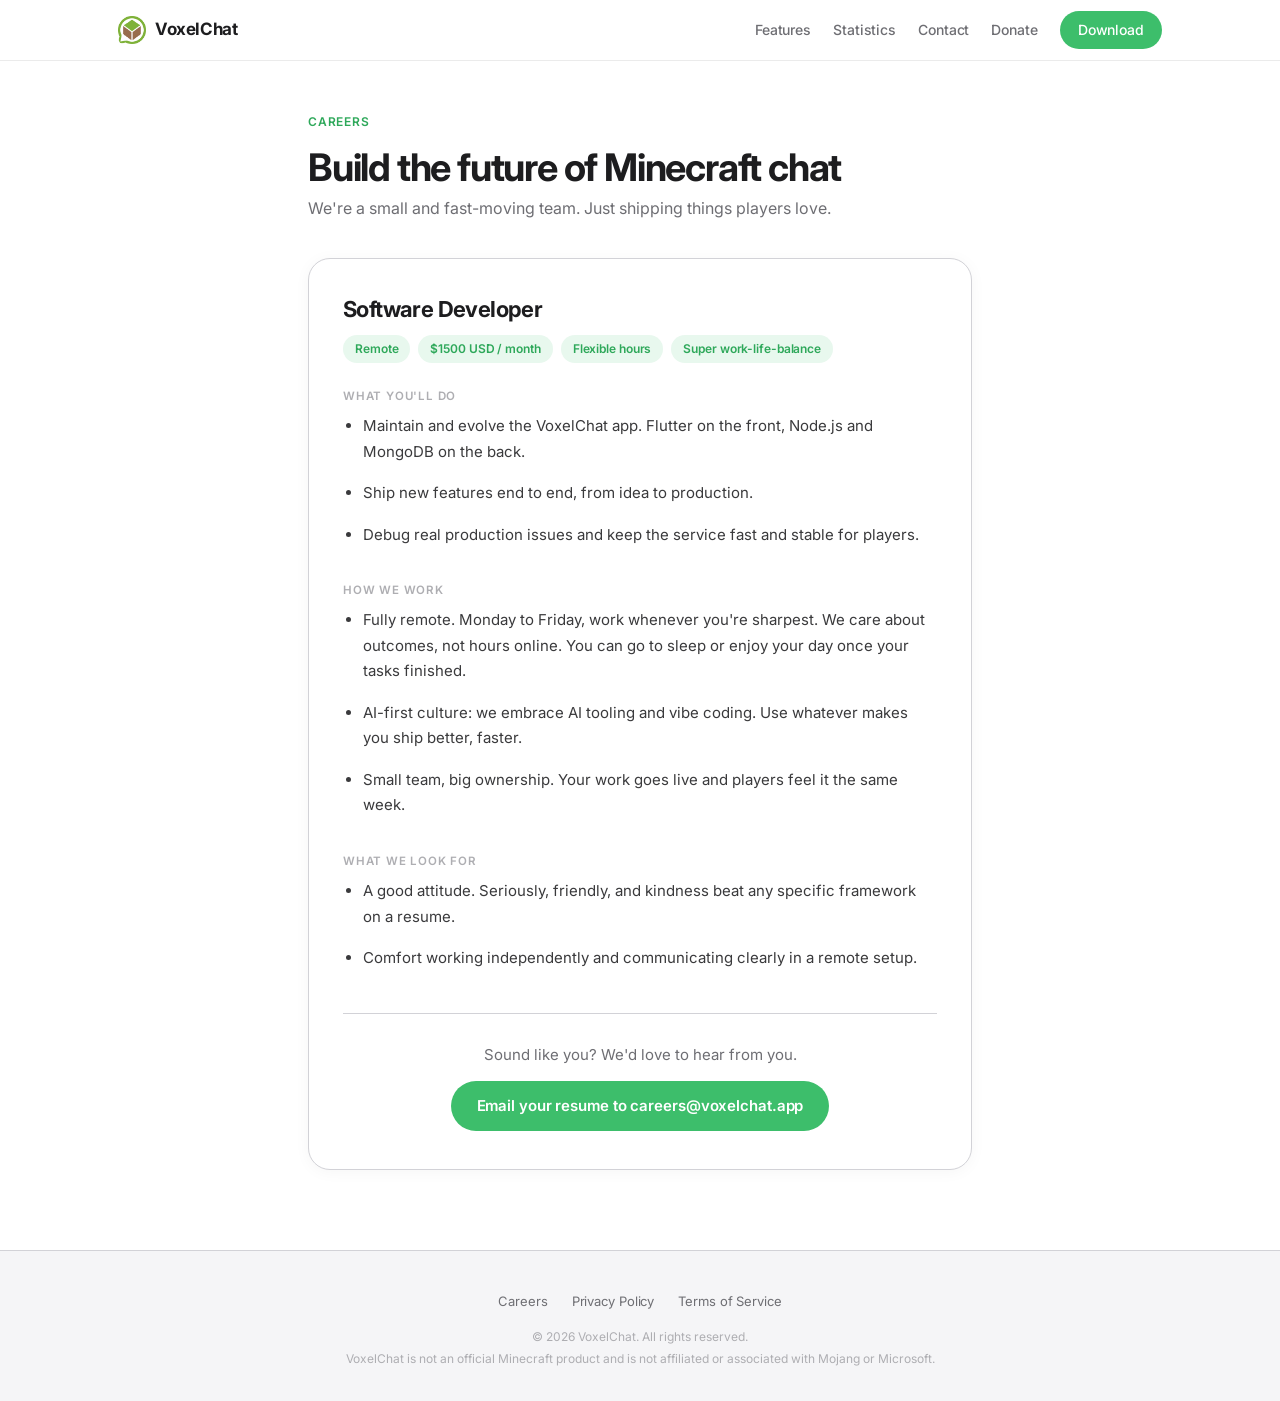
<file: careers.html>
<!DOCTYPE html>
<html lang="en">
<head>
<meta charset="UTF-8">
<meta name="viewport" content="width=device-width, initial-scale=1.0">
<title>Careers - VoxelChat</title>
<meta name="description" content="Join VoxelChat. We're hiring a remote Software Developer to help build the best Minecraft server chat client.">
<link rel="canonical" href="https://voxelchat.app/careers.html">
<link rel="icon" href="/icon.png">
<meta name="theme-color" content="#3DBE6B">
<link rel="preconnect" href="https://fonts.googleapis.com">
<link rel="preconnect" href="https://fonts.gstatic.com" crossorigin>
<link href="https://fonts.googleapis.com/css2?family=Inter:wght@400;500;600;700&family=DM+Mono:wght@400;500&display=swap" rel="stylesheet">
<link rel="stylesheet" href="/styles.css">
</head>
<body>

<nav class="site-nav">
  <div class="nav-in">
    <!-- <a href="/" class="brand"><img src="/icon.png" alt="VoxelChat logo"><span>Voxel<span class="v">Chat</span></span></a> -->
    <a href="/" class="brand"><img src="/icon.png" alt="VoxelChat logo"><span>VoxelChat</span></a>
    <input type="checkbox" id="menu-t" aria-hidden="true">
    <label class="burger" for="menu-t" aria-label="Menu"><span></span><span></span><span></span></label>
    <div class="nav-links">
      <a href="/#features">Features</a>
      <a href="/#statistics">Statistics</a>
      <a href="/#contact">Contact</a>
      <a href="/#donate">Donate</a>
      <a href="/#download" class="btn-dl">Download</a>
    </div>
  </div>
</nav>

<main class="page page-wide">
  <div class="eyebrow">Careers</div>
  <h1>Build the future of Minecraft chat</h1>
  <p class="lead">We're a small and fast-moving team. Just shipping things players love.</p>

  <div class="job">
    <h2>Software Developer</h2>
    <div class="tags">
      <span class="tag">Remote</span>
      <span class="tag">$1500 USD / month</span>
      <!-- <span class="tag">Negotiable</span> -->
      <span class="tag">Flexible hours</span>
      <span class="tag">Super work-life-balance</span>
    </div>

    <h3>What you'll do</h3>
    <ul>
      <li>Maintain and evolve the VoxelChat app. Flutter on the front, Node.js and MongoDB on the back.</li>
      <li>Ship new features end to end, from idea to production.</li>
      <li>Debug real production issues and keep the service fast and stable for players.</li>
    </ul>

    <h3>How we work</h3>
    <ul>
      <li>Fully remote. Monday to Friday, work whenever you're sharpest. We care about outcomes, not hours online. You can go to sleep or enjoy your day once your tasks finished.</li>
      <li>AI-first culture: we embrace AI tooling and vibe coding. Use whatever makes you ship better, faster.</li>
      <li>Small team, big ownership. Your work goes live and players feel it the same week.</li>
    </ul>

    <h3>What we look for</h3>
    <ul>
      <li>A good attitude. Seriously, friendly, and kindness beat any specific framework on a resume.</li>
      <li>Comfort working independently and communicating clearly in a remote setup.</li>
      <!-- <li>Bonus: you play Minecraft and know what server communities feel like.</li> -->
    </ul>

    <div class="apply">
      <p>Sound like you? We'd love to hear from you.</p>
      <a class="btn-primary" href="mailto:careers@voxelchat.app?subject=VoxelChat%20Software%20Developer%20Application">Email your resume to careers@voxelchat.app</a>
    </div>
  </div>
</main>

<footer class="site-footer">
  <div class="wrap">
    <div class="f-links">
      <a href="/careers.html">Careers</a>
      <a href="/privacy-policy.html">Privacy Policy</a>
      <a href="/terms-of-service.html">Terms of Service</a>
    </div>
    <p class="f-note">© 2026 VoxelChat. All rights reserved.<br>VoxelChat is not an official Minecraft product and is not affiliated or associated with Mojang or Microsoft.</p>
  </div>
</footer>

<script src="/assets/site.js"></script>
</body>
</html>
</file>
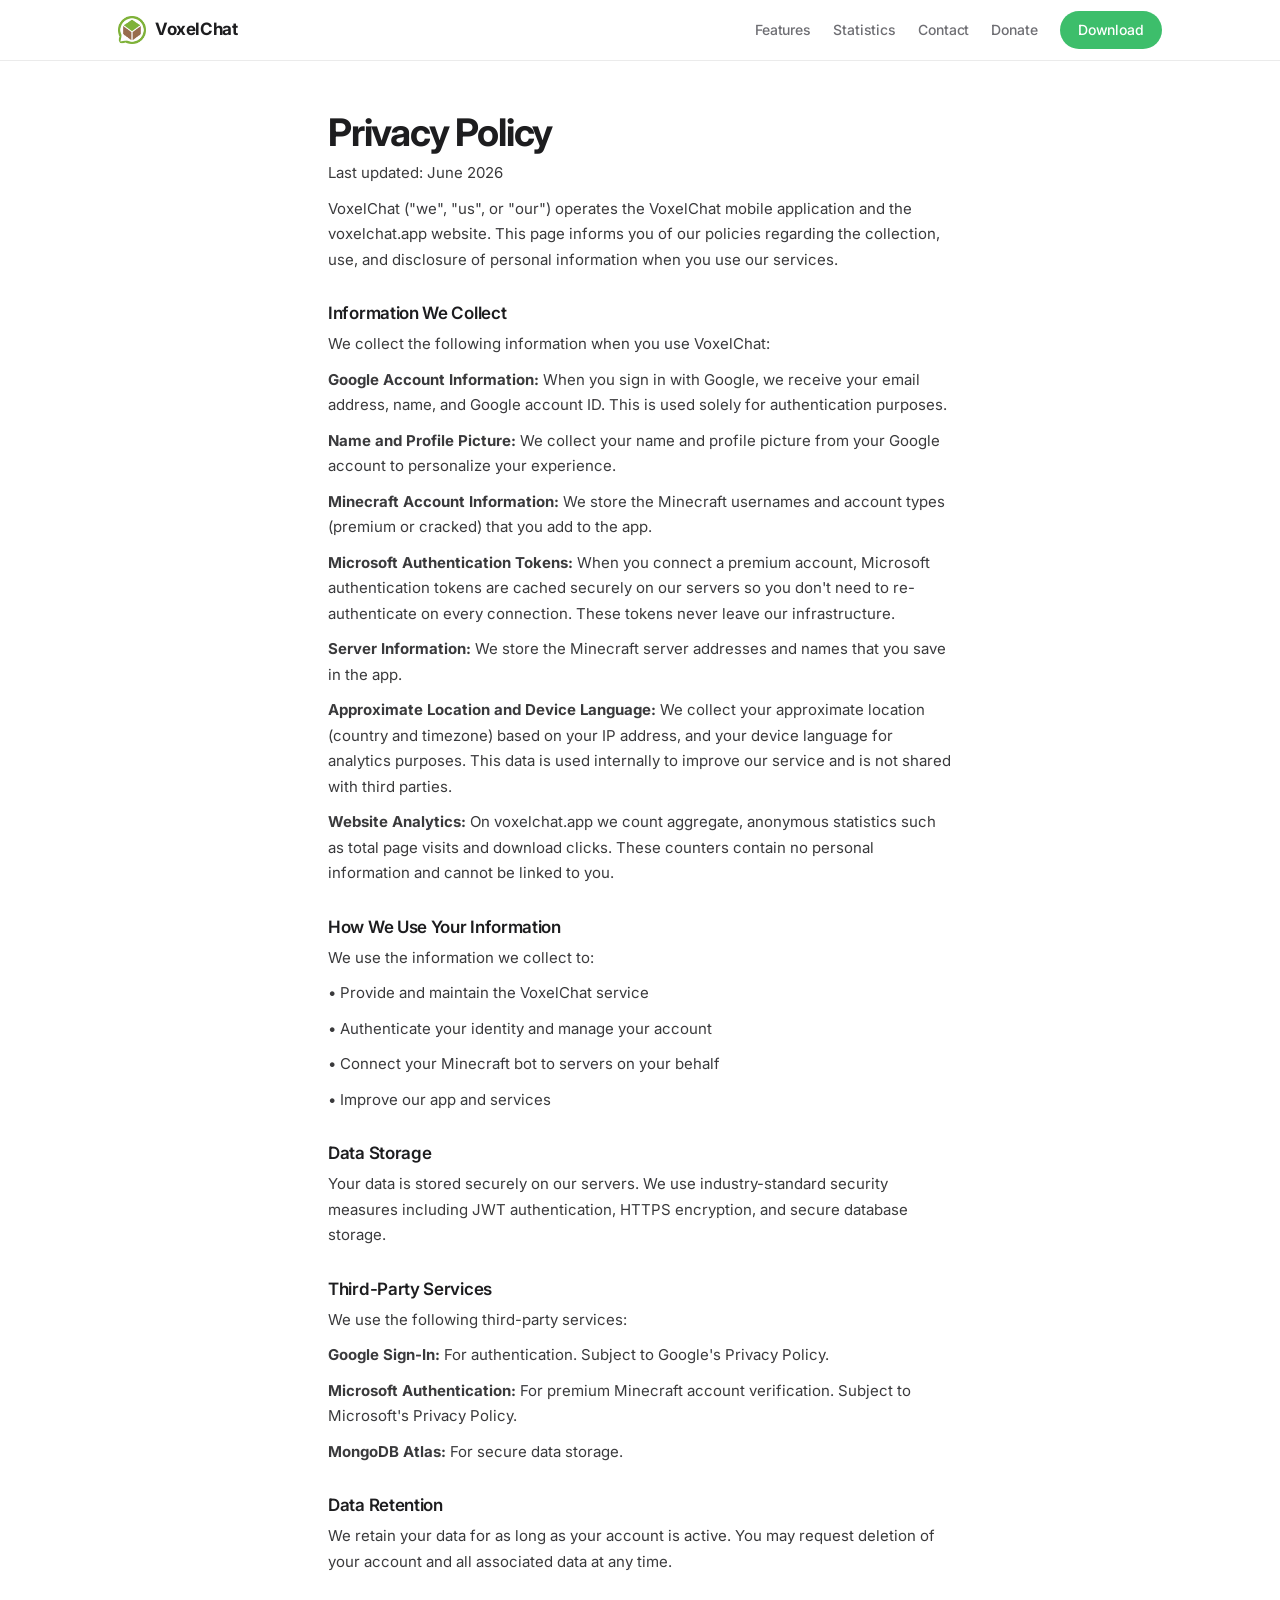
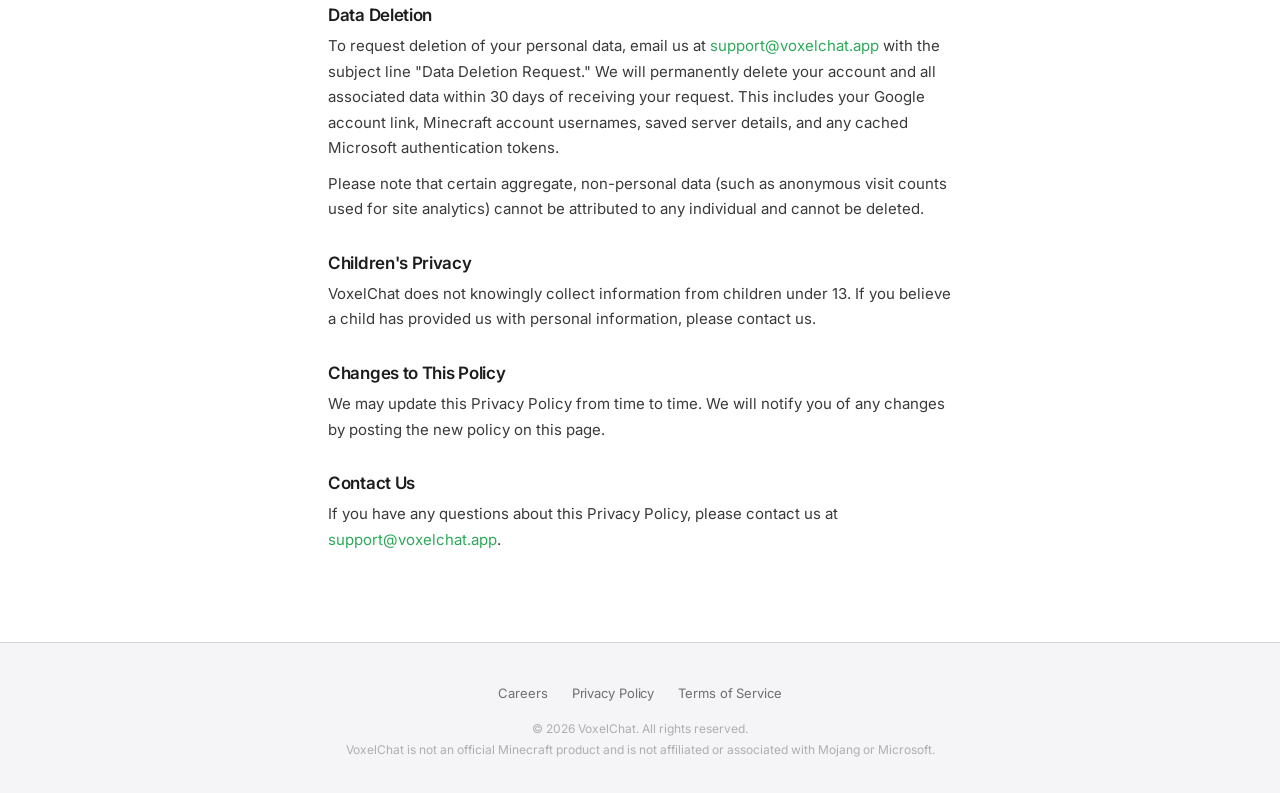
<file: privacy-policy.html>
<!DOCTYPE html>
<html lang="en">
<head>
<meta charset="UTF-8">
<meta name="viewport" content="width=device-width, initial-scale=1.0">
<title>Privacy Policy - VoxelChat</title>
<meta name="description" content="How VoxelChat collects, uses, and protects your information.">
<link rel="canonical" href="https://voxelchat.app/privacy-policy.html">
<link rel="icon" href="/icon.png">
<meta name="theme-color" content="#3DBE6B">
<link rel="preconnect" href="https://fonts.googleapis.com">
<link rel="preconnect" href="https://fonts.gstatic.com" crossorigin>
<link href="https://fonts.googleapis.com/css2?family=Inter:wght@400;500;600;700&family=DM+Mono:wght@400;500&display=swap" rel="stylesheet">
<link rel="stylesheet" href="/styles.css">
</head>
<body>

<nav class="site-nav">
  <div class="nav-in">
    <!-- <a href="/" class="brand"><img src="/icon.png" alt="VoxelChat logo"><span>Voxel<span class="v">Chat</span></span></a> -->
    <a href="/" class="brand"><img src="/icon.png" alt="VoxelChat logo"><span>VoxelChat</span></a>
    <input type="checkbox" id="menu-t" aria-hidden="true">
    <label class="burger" for="menu-t" aria-label="Menu"><span></span><span></span><span></span></label>
    <div class="nav-links">
      <a href="/#features">Features</a>
      <a href="/#statistics">Statistics</a>
      <a href="/#contact">Contact</a>
      <a href="/#donate">Donate</a>
      <a href="/#download" class="btn-dl">Download</a>
    </div>
  </div>
</nav>

<main class="page">
<h1>Privacy Policy</h1>
<p class="date">Last updated: June 2026</p>
<p>VoxelChat ("we", "us", or "our") operates the VoxelChat mobile application and the voxelchat.app website. This page informs you of our policies regarding the collection, use, and disclosure of personal information when you use our services.</p>
<h2>Information We Collect</h2>
<p>We collect the following information when you use VoxelChat:</p>
<p><strong>Google Account Information:</strong> When you sign in with Google, we receive your email address, name, and Google account ID. This is used solely for authentication purposes.</p>
<p><strong>Name and Profile Picture:</strong> We collect your name and profile picture from your Google account to personalize your experience.</p>
<p><strong>Minecraft Account Information:</strong> We store the Minecraft usernames and account types (premium or cracked) that you add to the app.</p>
<p><strong>Microsoft Authentication Tokens:</strong> When you connect a premium account, Microsoft authentication tokens are cached securely on our servers so you don't need to re-authenticate on every connection. These tokens never leave our infrastructure.</p>
<p><strong>Server Information:</strong> We store the Minecraft server addresses and names that you save in the app.</p>
<p><strong>Approximate Location and Device Language:</strong> We collect your approximate location (country and timezone) based on your IP address, and your device language for analytics purposes. This data is used internally to improve our service and is not shared with third parties.</p>
<p><strong>Website Analytics:</strong> On voxelchat.app we count aggregate, anonymous statistics such as total page visits and download clicks. These counters contain no personal information and cannot be linked to you.</p>
<h2>How We Use Your Information</h2>
<p>We use the information we collect to:</p>
<p>• Provide and maintain the VoxelChat service</p>
<p>• Authenticate your identity and manage your account</p>
<p>• Connect your Minecraft bot to servers on your behalf</p>
<p>• Improve our app and services</p>
<h2>Data Storage</h2>
<p>Your data is stored securely on our servers. We use industry-standard security measures including JWT authentication, HTTPS encryption, and secure database storage.</p>
<h2>Third-Party Services</h2>
<p>We use the following third-party services:</p>
<p><strong>Google Sign-In:</strong> For authentication. Subject to Google's Privacy Policy.</p>
<p><strong>Microsoft Authentication:</strong> For premium Minecraft account verification. Subject to Microsoft's Privacy Policy.</p>
<p><strong>MongoDB Atlas:</strong> For secure data storage.</p>
<h2>Data Retention</h2>
<p>We retain your data for as long as your account is active. You may request deletion of your account and all associated data at any time.</p>
<h2>Data Deletion</h2>
<p>To request deletion of your personal data, email us at <a href="mailto:support@voxelchat.app">support@voxelchat.app</a> with the subject line "Data Deletion Request." We will permanently delete your account and all associated data within 30 days of receiving your request. This includes your Google account link, Minecraft account usernames, saved server details, and any cached Microsoft authentication tokens.</p>
<p>Please note that certain aggregate, non-personal data (such as anonymous visit counts used for site analytics) cannot be attributed to any individual and cannot be deleted.</p>
<h2>Children's Privacy</h2>
<p>VoxelChat does not knowingly collect information from children under 13. If you believe a child has provided us with personal information, please contact us.</p>
<h2>Changes to This Policy</h2>
<p>We may update this Privacy Policy from time to time. We will notify you of any changes by posting the new policy on this page.</p>
<h2>Contact Us</h2>
<p>If you have any questions about this Privacy Policy, please contact us at <a href="mailto:support@voxelchat.app">support@voxelchat.app</a>.</p>
</main>

<footer class="site-footer">
  <div class="wrap">
    <div class="f-links">
      <a href="/careers.html">Careers</a>
      <a href="/privacy-policy.html">Privacy Policy</a>
      <a href="/terms-of-service.html">Terms of Service</a>
    </div>
    <p class="f-note">© 2026 VoxelChat. All rights reserved.<br>VoxelChat is not an official Minecraft product and is not affiliated or associated with Mojang or Microsoft.</p>
  </div>
</footer>

<script src="/assets/site.js"></script>
</body>
</html>
</file>
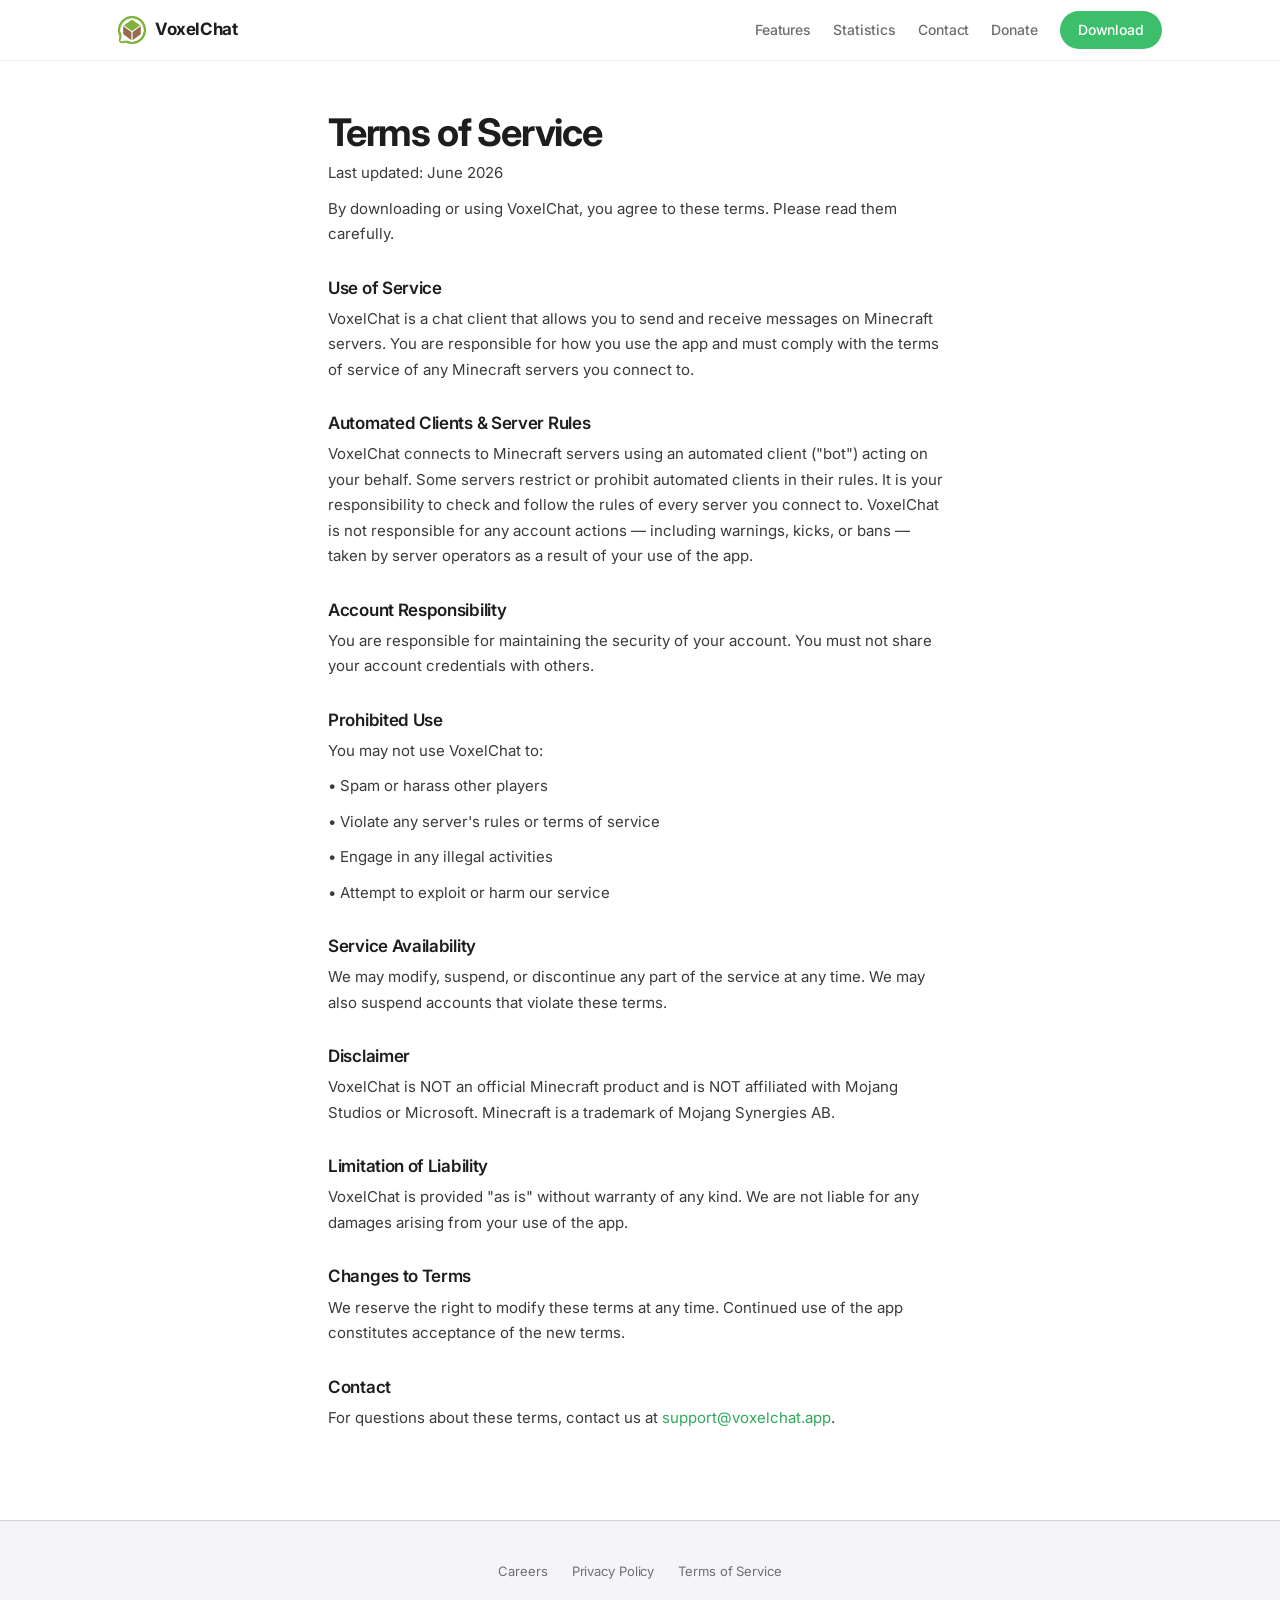
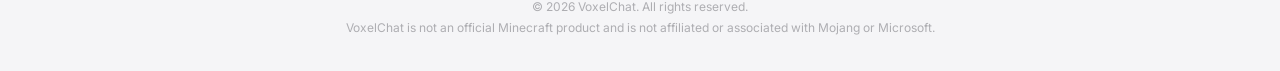
<file: terms-of-service.html>
<!DOCTYPE html>
<html lang="en">
<head>
<meta charset="UTF-8">
<meta name="viewport" content="width=device-width, initial-scale=1.0">
<title>Terms of Service - VoxelChat</title>
<meta name="description" content="The terms that govern your use of VoxelChat.">
<link rel="canonical" href="https://voxelchat.app/terms-of-service.html">
<link rel="icon" href="/icon.png">
<meta name="theme-color" content="#3DBE6B">
<link rel="preconnect" href="https://fonts.googleapis.com">
<link rel="preconnect" href="https://fonts.gstatic.com" crossorigin>
<link href="https://fonts.googleapis.com/css2?family=Inter:wght@400;500;600;700&family=DM+Mono:wght@400;500&display=swap" rel="stylesheet">
<link rel="stylesheet" href="/styles.css">
</head>
<body>

<nav class="site-nav">
  <div class="nav-in">
    <!-- <a href="/" class="brand"><img src="/icon.png" alt="VoxelChat logo"><span>Voxel<span class="v">Chat</span></span></a> -->
    <a href="/" class="brand"><img src="/icon.png" alt="VoxelChat logo"><span>VoxelChat</span></a>
    <input type="checkbox" id="menu-t" aria-hidden="true">
    <label class="burger" for="menu-t" aria-label="Menu"><span></span><span></span><span></span></label>
    <div class="nav-links">
      <a href="/#features">Features</a>
      <a href="/#statistics">Statistics</a>
      <a href="/#contact">Contact</a>
      <a href="/#donate">Donate</a>
      <a href="/#download" class="btn-dl">Download</a>
    </div>
  </div>
</nav>

<main class="page">
<h1>Terms of Service</h1>
<p class="date">Last updated: June 2026</p>
<p>By downloading or using VoxelChat, you agree to these terms. Please read them carefully.</p>
<h2>Use of Service</h2>
<p>VoxelChat is a chat client that allows you to send and receive messages on Minecraft servers. You are responsible for how you use the app and must comply with the terms of service of any Minecraft servers you connect to.</p>
<h2>Automated Clients &amp; Server Rules</h2>
<p>VoxelChat connects to Minecraft servers using an automated client ("bot") acting on your behalf. Some servers restrict or prohibit automated clients in their rules. It is your responsibility to check and follow the rules of every server you connect to. VoxelChat is not responsible for any account actions — including warnings, kicks, or bans — taken by server operators as a result of your use of the app.</p>
<h2>Account Responsibility</h2>
<p>You are responsible for maintaining the security of your account. You must not share your account credentials with others.</p>
<h2>Prohibited Use</h2>
<p>You may not use VoxelChat to:</p>
<p>• Spam or harass other players</p>
<p>• Violate any server's rules or terms of service</p>
<p>• Engage in any illegal activities</p>
<p>• Attempt to exploit or harm our service</p>
<h2>Service Availability</h2>
<p>We may modify, suspend, or discontinue any part of the service at any time. We may also suspend accounts that violate these terms.</p>
<h2>Disclaimer</h2>
<p>VoxelChat is NOT an official Minecraft product and is NOT affiliated with Mojang Studios or Microsoft. Minecraft is a trademark of Mojang Synergies AB.</p>
<h2>Limitation of Liability</h2>
<p>VoxelChat is provided "as is" without warranty of any kind. We are not liable for any damages arising from your use of the app.</p>
<h2>Changes to Terms</h2>
<p>We reserve the right to modify these terms at any time. Continued use of the app constitutes acceptance of the new terms.</p>
<h2>Contact</h2>
<p>For questions about these terms, contact us at <a href="mailto:support@voxelchat.app">support@voxelchat.app</a>.</p>
</main>

<footer class="site-footer">
  <div class="wrap">
    <div class="f-links">
      <a href="/careers.html">Careers</a>
      <a href="/privacy-policy.html">Privacy Policy</a>
      <a href="/terms-of-service.html">Terms of Service</a>
    </div>
    <p class="f-note">© 2026 VoxelChat. All rights reserved.<br>VoxelChat is not an official Minecraft product and is not affiliated or associated with Mojang or Microsoft.</p>
  </div>
</footer>

<script src="/assets/site.js"></script>
</body>
</html>
</file>
<file: styles.css>
/* ════════════════════════════════════════════
   VoxelChat — design system v2
   Font: Inter (closest web equivalent to SF Pro)
   ════════════════════════════════════════════ */

:root{
  --ink:#1D1D1F; --ink-2:#6E6E73; --ink-3:#AEAEB2;
  --bg:#FFFFFF; --bg-soft:#F5F5F7; --bg-footer:#F5F5F7;
  --green:#3DBE6B; --green-dark:#2EA85A; --green-soft:#E8F8EE;
  --line:#D2D2D7; --radius:18px;
}
*{margin:0;padding:0;box-sizing:border-box}
html{scroll-behavior:smooth}
body{
  font-family:'Inter',-apple-system,BlinkMacSystemFont,'SF Pro Display',sans-serif;
  color:var(--ink);background:var(--bg);line-height:1.6;
  -webkit-font-smoothing:antialiased;text-rendering:optimizeLegibility;
}
a{color:inherit;text-decoration:none}
img{display:block;max-width:100%}
section{scroll-margin-top:64px}
.wrap{max-width:1100px;margin:0 auto;padding:0 28px}

/* ── Nav ─────────────────────────────────── */
nav.site-nav{
  position:fixed;top:0;left:0;right:0;z-index:100;
  background:rgba(255,255,255,.82);
  backdrop-filter:saturate(180%) blur(24px);
  -webkit-backdrop-filter:saturate(180%) blur(24px);
  border-bottom:.5px solid rgba(0,0,0,.08);
}
.nav-in{max-width:1100px;margin:0 auto;padding:0 28px;height:60px;display:flex;align-items:center}
.brand{display:flex;align-items:center;gap:9px;font-weight:700;font-size:17px;letter-spacing:-.4px;flex:none}
.brand img{width:28px;height:28px;border-radius:6px}
.brand .v{color:var(--green)}
.nav-links{display:flex;gap:22px;margin-left:auto;align-items:center}
.nav-links a{font-size:14px;color:var(--ink-2);font-weight:500;letter-spacing:-.1px;transition:color .15s}
.nav-links a:hover{color:var(--ink)}
.btn-dl{
  background:var(--green);color:#fff !important;
  padding:8px 18px;border-radius:980px;
  font-weight:600;font-size:14px;transition:background .15s;
}
.btn-dl:hover{background:var(--green-dark)}
#menu-t{display:none}
.burger{display:none;margin-left:auto;width:38px;height:38px;cursor:pointer;flex-direction:column;justify-content:center;gap:5px;align-items:center;flex:none}
.burger span{display:block;width:17px;height:1.5px;background:var(--ink);border-radius:2px;transition:.25s}

/* ── Buttons ─────────────────────────────── */
.btn-primary{
  display:inline-flex;align-items:center;
  background:var(--green);color:#fff !important;
  padding:13px 26px;border-radius:980px;
  font-weight:600;font-size:15px;
  border:none;cursor:pointer;font-family:inherit;
  letter-spacing:-.1px;
  transition:background .15s,transform .12s,box-shadow .15s;
}
.btn-primary:hover{background:var(--green-dark);transform:translateY(-1px);box-shadow:0 6px 20px rgba(61,190,107,.28)}
.btn-ghost{
  display:inline-flex;align-items:center;
  padding:13px 26px;border-radius:980px;
  font-weight:600;font-size:15px;letter-spacing:-.1px;
  color:var(--ink-2);border:1px solid var(--line);background:transparent;
  font-family:inherit;transition:border-color .15s,color .15s;
}
.btn-ghost:hover{border-color:#AEAEB2;color:var(--ink)}

/* ── Hero ─────────────────────────────────── */
.hero{
  padding:120px 0 80px;
  background:radial-gradient(ellipse 80% 50% at 50% -10%, rgba(61,190,107,.07) 0%, transparent 70%),
             var(--bg);
}
.hero-grid{display:grid;grid-template-columns:1fr 1fr;gap:52px;align-items:center}
.eyebrow{
  font-size:12px;font-weight:600;letter-spacing:.8px;
  text-transform:uppercase;color:var(--green-dark);
  margin-bottom:16px;
}
h1{
  font-size:clamp(38px,4.8vw,56px);
  font-weight:700;letter-spacing:-2px;line-height:1.06;
}
h1 .v{color:var(--green)}
.sub{
  font-size:18px;color:var(--ink-2);
  margin:18px 0 32px;max-width:460px;
  line-height:1.65;letter-spacing:-.1px;
}
.hero-cta{display:flex;gap:12px;flex-wrap:wrap}

/* ── Phone showcase ─────────────────────────────────────────
   Two phones, parallel (no vertical stagger).
   Sizing: clamp() for width, fixed-feel clamp for border-radius
   and padding. aspect-ratio 100/213 prevents bottom crop.
   ──────────────────────────────────────────────────────── */
.phone-showcase{
  display:flex;
  gap:20px;
  justify-content:center;
  align-items:flex-start;
}
.phone-frame{
  width:clamp(165px,20vw,240px);
  flex:none;
  background:#111;
  border-radius:clamp(26px,3.5vw,36px);
  padding:clamp(8px,1.1vw,11px);
  aspect-ratio:100/213;
  overflow:hidden;
  box-shadow:
    0 0 0 1px rgba(255,255,255,.06) inset,
    0 clamp(12px,2vw,22px) clamp(32px,4.5vw,52px) rgba(0,0,0,.20),
    0 4px 14px rgba(0,0,0,.1);
}
.phone-frame.offset{
  margin-top:0;
}
.phone-frame img{
  border-radius:clamp(19px,2.5vw,26px);
  width:100%;
  height:auto;
  display:block;
}

/* ── Sections ─────────────────────────────── */
.sec{padding:88px 0}
.sec-alt{background:var(--bg-soft)}
.sec-head{text-align:center;max-width:580px;margin:0 auto 52px}
h2{font-size:clamp(28px,3.2vw,38px);font-weight:700;letter-spacing:-1.2px;line-height:1.12}
.sec-head p{color:var(--ink-2);font-size:17px;margin-top:12px;line-height:1.6;letter-spacing:-.1px}

/* Statistics */
.stats-grid{display:grid;grid-template-columns:repeat(3,1fr);gap:16px}
.stat{
  padding:36px 24px;
  background:#fff;border:1px solid var(--line);
  border-radius:var(--radius);text-align:center;
}
.stat .num{
  font-family:'DM Mono','SF Mono',monospace;
  font-size:clamp(30px,3.8vw,44px);
  font-weight:500;letter-spacing:-1px;color:var(--ink);
}
.stat .num em{color:var(--green);font-style:normal}
.stat .lbl{font-size:13.5px;color:var(--ink-2);margin-top:8px;letter-spacing:-.1px}

/* Features */
.grid-3{display:grid;grid-template-columns:repeat(3,1fr);gap:16px}
.card{
  background:#fff;border:1px solid var(--line);border-radius:var(--radius);
  padding:26px;
  transition:box-shadow .2s,transform .2s;
}
.card:hover{transform:translateY(-2px);box-shadow:0 8px 28px rgba(0,0,0,.07)}
.card .ic{
  width:42px;height:42px;border-radius:11px;background:var(--green-soft);
  display:flex;align-items:center;justify-content:center;
  font-size:19px;margin-bottom:14px;
}
.card h3{font-size:16px;font-weight:600;letter-spacing:-.3px;margin-bottom:5px}
.card p{font-size:14px;color:var(--ink-2);line-height:1.6}

/* Download */
.dl-grid{display:grid;grid-template-columns:repeat(2,1fr);gap:16px;max-width:720px;margin:0 auto}
.dl-card{
  background:#fff;border:1px solid var(--line);border-radius:var(--radius);
  padding:28px 24px;text-align:center;
  display:flex;flex-direction:column;align-items:center;gap:8px;
}
.dl-card h3{font-size:16px;font-weight:600;letter-spacing:-.3px}
.dl-card p{font-size:13.5px;color:var(--ink-2);flex:1;line-height:1.55}
.dl-card .act{margin-top:12px;width:100%;display:flex;justify-content:center;align-items:center}
.btn-store{
  display:inline-flex;align-items:center;justify-content:center;gap:8px;
  width:100%;max-width:230px;padding:12px 0;border-radius:12px;
  font-weight:600;font-size:14px;font-family:inherit;
  border:none;cursor:pointer;transition:background .15s,opacity .15s;
  letter-spacing:-.1px;
}
.btn-android{background:var(--green);color:#fff}
.btn-android:hover{background:var(--green-dark)}
.btn-dark{background:var(--ink);color:#fff}
.btn-dark:hover{background:#000}
.badge-img{height:60px;width:auto;max-width:200px}
.is-soon{filter:grayscale(1);opacity:.38;cursor:default;pointer-events:none}
.soon{
  font-size:10.5px;font-weight:600;letter-spacing:.8px;text-transform:uppercase;
  color:var(--green-dark);background:var(--green-soft);
  padding:3px 10px;border-radius:980px;
}

/* Donate */
.donate-box{
  background:#fff;border:1px solid var(--line);border-radius:24px;
  padding:56px 40px;text-align:center;max-width:580px;margin:0 auto;
}
.donate-box .heart{font-size:36px;margin-bottom:14px}
.donate-box h2{margin-bottom:10px}
.donate-box p{color:var(--ink-2);font-size:16px;margin-bottom:28px;letter-spacing:-.1px}

/* Footer */
footer.site-footer{
  background:var(--bg-footer);border-top:.5px solid var(--line);
  padding:40px 0 32px;
}
.f-links{display:flex;gap:24px;flex-wrap:wrap;justify-content:center;margin-bottom:14px}
.f-links a{font-size:13px;color:var(--ink-2);letter-spacing:-.1px;transition:color .15s}
.f-links a:hover{color:var(--ink)}
.f-note{text-align:center;font-size:12px;color:var(--ink-3);line-height:1.8}

/* ── Subpages ─────────────────────────────── */
.page{max-width:680px;margin:0 auto;padding:112px 28px 80px}
.page-wide{max-width:720px}
.page h1{font-size:clamp(28px,4vw,38px);font-weight:700;letter-spacing:-1.2px;margin-bottom:8px}
.page .lead{font-size:16px;color:var(--ink-2);margin-bottom:36px;line-height:1.65}
.page h2{font-size:17px;font-weight:600;letter-spacing:-.3px;margin:32px 0 8px}
.page p,.page li{font-size:15px;color:#3A3A3C;margin-bottom:10px;line-height:1.7}
.page ul{padding-left:20px}
.page a{color:var(--green-dark)}
.date{font-size:12.5px;color:var(--ink-3);margin-bottom:32px}

/* Careers */
.job{background:#fff;border:1px solid var(--line);border-radius:22px;padding:38px 34px;box-shadow:0 2px 16px rgba(0,0,0,.04)}
.job h2{font-size:22px;font-weight:700;letter-spacing:-.6px;margin:0}
.tags{display:flex;gap:8px;flex-wrap:wrap;margin:14px 0 22px}
.tag{font-size:12px;font-weight:600;color:var(--green-dark);background:var(--green-soft);padding:4px 12px;border-radius:980px;letter-spacing:-.1px}
.job h3{font-size:11.5px;font-weight:600;margin:24px 0 8px;text-transform:uppercase;color:var(--ink-3);letter-spacing:.8px}
.job p,.job li{font-size:15px;color:#3A3A3C}
.job ul{padding-left:20px;display:flex;flex-direction:column;gap:6px}
.apply{margin-top:32px;padding-top:28px;border-top:1px solid var(--line);text-align:center}
.apply p{margin-bottom:14px;color:var(--ink-2);font-size:15px}

/* Contact */
.contact-grid{display:grid;grid-template-columns:1fr 1fr;gap:16px;margin-top:8px}
.contact-card{background:#fff;border:1px solid var(--line);border-radius:var(--radius);padding:28px;text-align:center}
.contact-card .ic{font-size:28px;margin-bottom:10px}
.contact-card h3{font-size:16px;font-weight:600;margin-bottom:5px;letter-spacing:-.2px}
.contact-card p{font-size:13.5px;color:var(--ink-2);margin-bottom:12px;line-height:1.6}
.contact-card a{font-weight:600;color:var(--green-dark);font-size:14px}

/* ── Responsive ─────────────────────────────── */
@media (max-width:900px){
  /* Two phones: CSS Grid 1fr 1fr keeps them equal-width and BOTH visible */
  .phone-showcase{
    display:grid;
    grid-template-columns:1fr 1fr;
    gap:14px;
    margin:0 auto;
    max-width:500px;
    width:100%;
  }
  .phone-frame{width:100%}
  .phone-frame.offset{display:block;margin-top:0}
  /* Hero */
  .hero-grid{grid-template-columns:1fr;text-align:center;gap:36px}
  .sub{margin:18px auto 32px}
  .hero-cta{justify-content:center}
  /* Grids */
  .grid-3,.stats-grid{grid-template-columns:1fr 1fr}
}
@media (max-width:640px){
  .nav-links{
    position:fixed;top:52px;left:0;right:0;
    background:rgba(255,255,255,.97);backdrop-filter:blur(24px);
    flex-direction:column;padding:16px 24px 20px;gap:16px;
    border-bottom:.5px solid var(--line);
    transform:translateY(-130%);transition:transform .28s ease;
    align-items:flex-start;
  }
  #menu-t:checked ~ .nav-links{transform:translateY(0)}
  .burger{display:flex}
  #menu-t:checked ~ .burger span:nth-child(1){transform:translateY(6.5px) rotate(45deg)}
  #menu-t:checked ~ .burger span:nth-child(2){opacity:0}
  #menu-t:checked ~ .burger span:nth-child(3){transform:translateY(-6.5px) rotate(-45deg)}
  .grid-3,.stats-grid,.dl-grid,.contact-grid{grid-template-columns:1fr}
  .hero{padding:90px 0 48px}
  .sec{padding:60px 0}
  /* On very small screens, cap the two-phone showcase width */
  .phone-showcase{max-width:360px}
}

@media (max-width:440px){
  /* Small mobile: stack both phones vertically, centered */
  .phone-showcase{
    grid-template-columns:1fr;
    max-width:200px;
    gap:16px;
  }
  /* SHOW both phones — remove the display:none that was hiding the second */
  .phone-frame.offset{display:block;margin-top:0}
}
@media (prefers-reduced-motion:reduce){
  html{scroll-behavior:auto}
  *{transition:none !important;animation:none !important}
}
</file>
